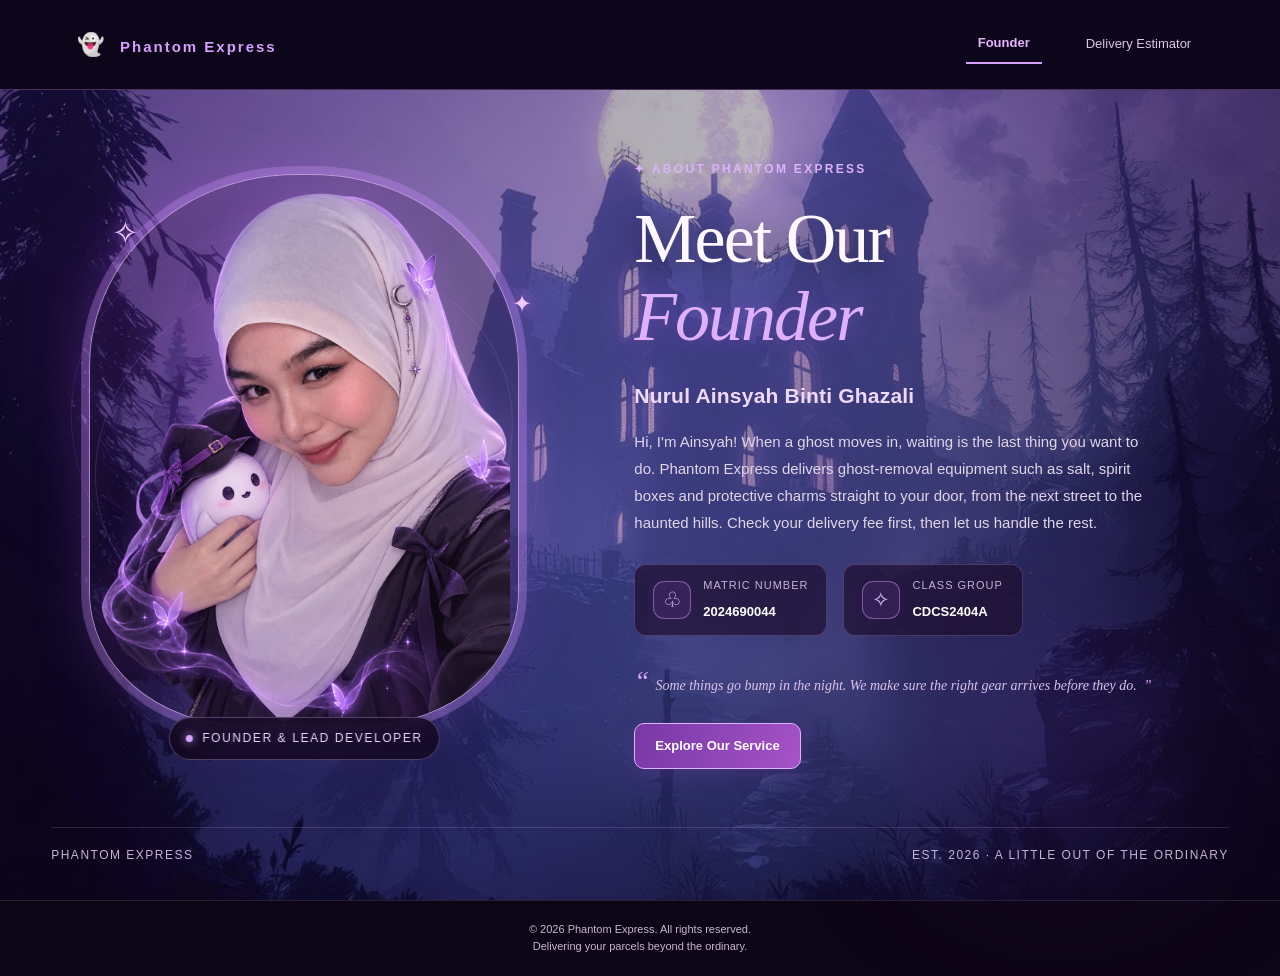
<file: index.html>
<!DOCTYPE html>
<html lang="en">
<head>
    <meta charset="UTF-8">
    <meta name="viewport" content="width=device-width, initial-scale=1.0">
    <title>Phantom Express | Meet Our Founder</title>
    <link rel="stylesheet" href="css/style.css">
</head>
<body class="founder-page">

    <!-- HEADER & NAVIGATION -->
    <header class="site-header">
        <div class="brand">
            <span class="brand-icon">👻</span>
            <span>Phantom Express</span>
        </div>
        <nav class="site-nav">
            <a href="index.html" class="active">Founder</a>
            <a href="kiosk.html">Delivery Estimator</a>
        </nav>
    </header>

    <!-- MAIN CONTENT -->
    <main class="founder-main">
        <div class="ambient ambient-one"></div>
        <div class="ambient ambient-two"></div>

        <section class="founder-hero">
            <div class="founder-visual">
                <div class="portrait-orbit orbit-one"></div>
                <div class="portrait-orbit orbit-two"></div>

                <span class="sparkle sparkle-one">✧</span>
                <span class="sparkle sparkle-two">✦</span>

                <div class="portrait-frame">
                    <img src="images/founder.png" alt="Portrait of Nurul Ainsyah, founder of Phantom Express" class="founder-photo">
                </div>

                <div class="portrait-label">
                    <span class="status-dot"></span>
                    FOUNDER &amp; LEAD DEVELOPER
                </div>
            </div>

            <div class="founder-content">
                <span class="eyebrow">✦ ABOUT PHANTOM EXPRESS</span>

                <h1>
                    Meet Our
                    <span class="founder-title">Founder</span>
                </h1>

                <p class="founder-name">Nurul Ainsyah Binti Ghazali</p>

                <p class="founder-description">
                    Hi, I'm Ainsyah! When a ghost moves in, waiting is the last thing you want to do. 
                    Phantom Express delivers ghost-removal equipment such as salt, spirit boxes and 
                    protective charms straight to your door, from the next street to the haunted hills. 
                    Check your delivery fee first, then let us handle the rest.
                </p>

                <div class="founder-info">
                    <div class="info-card">
                        <div class="info-icon">♧</div>
                        <div>
                            <span class="info-label">MATRIC NUMBER</span>
                            <strong>2024690044</strong>
                        </div>
                    </div>

                    <div class="info-card">
                        <div class="info-icon">✧</div>
                        <div>
                            <span class="info-label">CLASS GROUP</span>
                            <strong>CDCS2404A</strong> <!-- Kemaskini kumpulan kelas anda di sini -->
                        </div>
                    </div>
                </div>

                <p class="founder-quote">
                    <span class="quote-mark">“</span>Some things go bump in the night. 
                    We make sure the right gear arrives before they do.<span class="quote-end">”</span>
                </p>

                <a href="kiosk.html" class="founder-button">
                    <span>Explore Our Service</span>
                </a>
            </div>
        </section>

        <div class="bottom-decoration">
            <span>PHANTOM EXPRESS</span>
            <span>EST. 2026 · A LITTLE OUT OF THE ORDINARY</span>
        </div>
    </main>

    <!-- FOOTER -->
    <footer class="founder-footer">
        <p>&copy; 2026 Phantom Express. All rights reserved.</p>
        <p>Delivering your parcels beyond the ordinary.</p>
    </footer>

</body>
</html>
</file>
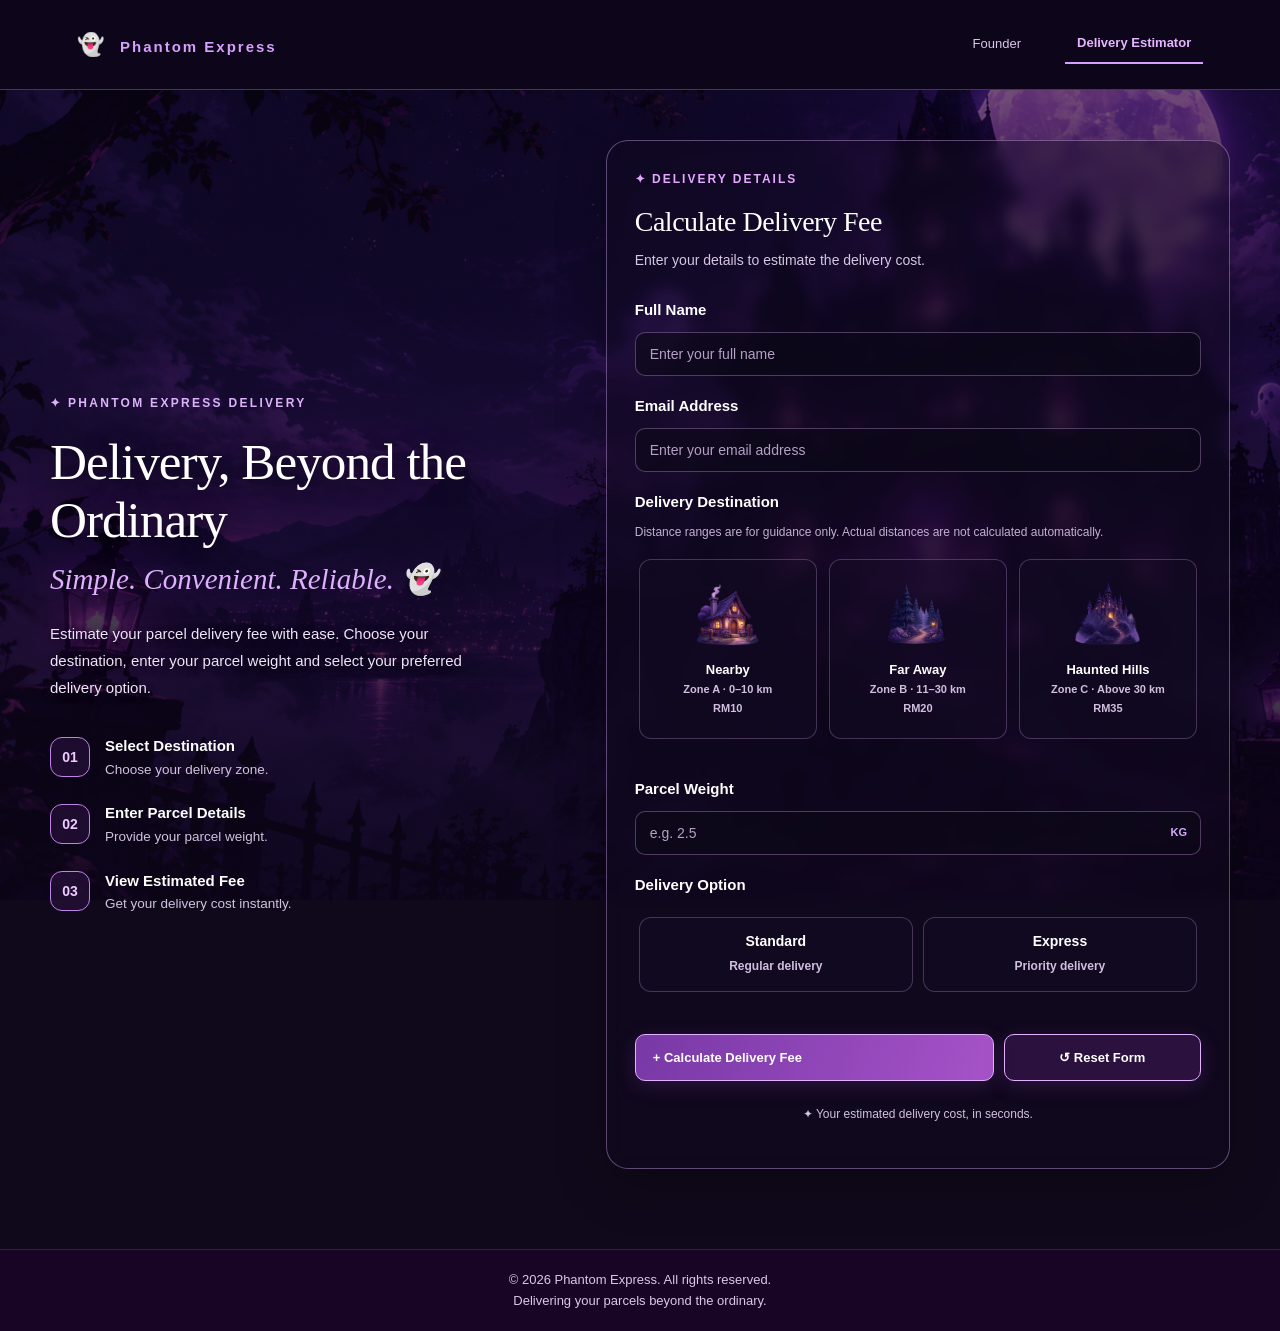
<file: kiosk.html>
<!DOCTYPE html>
<html lang="en">
<head>
    <meta charset="UTF-8">
    <meta name="viewport" content="width=device-width, initial-scale=1.0">
    <title>Phantom Express | Delivery Estimator</title>
    <link rel="stylesheet" href="css/style.css?v=3">
</head>
<body class="kiosk-page">

    <!-- HEADER & NAVIGATION -->
    <header class="site-header">
        <div class="brand">
            <span class="brand-icon">👻</span>
            <span>Phantom Express</span>
        </div>
        <nav class="site-nav">
            <a href="index.html">Founder</a>
            <a href="kiosk.html" class="active">Delivery Estimator</a>
        </nav>
    </header>

    <!-- MAIN CONTENT -->
    <main class="estimator-layout">

        <!-- LEFT: INTRODUCTION -->
        <section class="estimator-intro">
            <span class="eyebrow">✦ PHANTOM EXPRESS DELIVERY</span>

            <h2>Delivery, Beyond the Ordinary</h2>
            <h3>Simple. Convenient. Reliable. 👻</h3>

            <p>
                Estimate your parcel delivery fee with ease.
                Choose your destination, enter your parcel weight
                and select your preferred delivery option.
            </p>

            <div class="intro-details">
                <div class="detail-item">
                    <span>01</span>
                    <div>
                        <strong>Select Destination</strong>
                        <p>Choose your delivery zone.</p>
                    </div>
                </div>

                <div class="detail-item">
                    <span>02</span>
                    <div>
                        <strong>Enter Parcel Details</strong>
                        <p>Provide your parcel weight.</p>
                    </div>
                </div>

                <div class="detail-item">
                    <span>03</span>
                    <div>
                        <strong>View Estimated Fee</strong>
                        <p>Get your delivery cost instantly.</p>
                    </div>
                </div>
            </div>

            <div class="floating-ghost"></div>
        </section>

        <!-- RIGHT: DELIVERY FORM -->
        <section class="mission-panel">
            <div class="panel-heading">
                <span class="panel-tag">✦ DELIVERY DETAILS</span>
                <h2>Calculate Delivery Fee</h2>
                <p>Enter your details to estimate the delivery cost.</p>
            </div>

            <form id="deliveryForm">
                <!-- CUSTOMER NAME -->
                <div class="form-field">
                    <label for="customerName">Full Name</label>
                    <input type="text" id="customerName" placeholder="Enter your full name">
                </div>

                <!-- CUSTOMER EMAIL -->
                <div class="form-field">
                    <label for="customerEmail">Email Address</label>
                    <input type="email" id="customerEmail" placeholder="Enter your email address">
                </div>

                <!-- DESTINATION -->
<div class="form-field" style="margin-bottom: 25px;">

    <label style="display: block; margin-bottom: 6px;">Delivery Destination</label>

    <!-- TEKS PENERANGAN: Diberi margin-bottom 22px supaya ada jarak luas sebelum kotak -->
    <small class="field-hint" style="display: block; margin-top: 4px; margin-bottom: 22px; color: #c2b1d2; font-size: 11px; line-height: 1.5;">
        Distance ranges are for guidance only. Actual distances are not calculated automatically.
    </small>

    <!-- KOTAK DESTINATION: Diberi ruang pernafasan & saiz kemas -->
    <div class="choice-grid destination-grid" style="display: grid; grid-template-columns: repeat(3, 1fr); gap: 12px;">

        <label class="choice-card" style="min-height: 170px; padding: 18px 8px; display: flex; flex-direction: column; align-items: center; justify-content: center;">
            <input type="radio" name="destination" value="10" required>
            <img src="images/zone-a-house.png" class="zone-image" alt="Nearby delivery zone" style="height: 52px; width: auto; margin-bottom: 12px; display: block;">
            <strong style="font-size: 13px; margin-bottom: 4px; color: #ffffff;">Nearby</strong>
            <small style="font-size: 10px; color: #d0bedf; margin-bottom: 3px;">Zone A · 0–10 km</small>
            <small style="font-size: 11px; color: #e4a9ff; font-weight: bold;">RM10</small>
        </label>

        <label class="choice-card" style="min-height: 170px; padding: 18px 8px; display: flex; flex-direction: column; align-items: center; justify-content: center;">
            <input type="radio" name="destination" value="20" required>
            <img src="images/zone-b-forest.png" class="zone-image" alt="Far Away delivery zone" style="height: 52px; width: auto; margin-bottom: 12px; display: block;">
            <strong style="font-size: 13px; margin-bottom: 4px; color: #ffffff;">Far Away</strong>
            <small style="font-size: 10px; color: #d0bedf; margin-bottom: 3px;">Zone B · 11–30 km</small>
            <small style="font-size: 11px; color: #e4a9ff; font-weight: bold;">RM20</small>
        </label>

        <label class="choice-card" style="min-height: 170px; padding: 18px 8px; display: flex; flex-direction: column; align-items: center; justify-content: center;">
            <input type="radio" name="destination" value="35" required>
            <img src="images/zone-c-castle.png" class="zone-image" alt="Haunted Hills delivery zone" style="height: 52px; width: auto; margin-bottom: 12px; display: block;">
            <strong style="font-size: 13px; margin-bottom: 4px; color: #ffffff;">Haunted Hills</strong>
            <small style="font-size: 10px; color: #d0bedf; margin-bottom: 3px;">Zone C · Above 30 km</small>
            <small style="font-size: 11px; color: #e4a9ff; font-weight: bold;">RM35</small>
        </label>

    </div>

</div>
                <!-- PARCEL WEIGHT -->
                <div class="form-field">
                    <label for="weight">Parcel Weight</label>
                    <div class="weight-box">
                        <input type="number" id="weight" min="0.1" max="30" step="0.1" placeholder="e.g. 2.5">
                        <span>KG</span>
                    </div>
                </div>

                <!-- DELIVERY SPEED -->
                <div class="form-field">
                    <label>Delivery Option</label>
                    <div class="choice-grid speed-grid">
                        <label class="speed-card">
                            <input type="radio" name="speed" value="standard">
                            <div>
                                <strong>Standard</strong>
                                <small>Regular delivery</small>
                            </div>
                        </label>

                        <label class="speed-card">
                            <input type="radio" name="speed" value="express">
                            <div>
                                <strong>Express</strong>
                                <small>Priority delivery</small>
                            </div>
                        </label>
                    </div>
                </div>
                
                <!-- Kotak Banner Amaran Merah -->
                <div id="formErrorBanner" class="form-error-banner">
                    Please complete all required fields highlighted in red.
                </div>

                <!-- BUTTONS -->
                <div style="display: flex; gap: 10px; margin-top: 15px;">
                    <button type="button" id="calculateBtn" class="mission-button" style="flex: 2;">
                        <span>+ Calculate Delivery Fee</span>
                    </button>
                    <button type="button" id="resetBtn" class="mission-button" style="flex: 1; background: rgba(50,20,70,0.8); justify-content: center;">
                        <span>↺ Reset Form</span>
                    </button>
                </div>

                <p class="form-note" style="margin-top: 10px;">✦ Your estimated delivery cost, in seconds.</p>
            </form>

            <div id="result" aria-live="polite"></div>
        </section>

    </main>

    <!-- FOOTER -->
    <footer>
        <p>&copy; 2026 Phantom Express. All rights reserved.</p>
        <p>Delivering your parcels beyond the ordinary.</p>
    </footer>

    <script src="js/script.js?v=2"></script>
</body>
</html>
</file>
<file: css/style.css>
* {
    margin: 0;
    padding: 0;
    box-sizing: border-box;
}

body {
    font-family: Arial, sans-serif;
    background-color: #10091b;
    background-image:
        linear-gradient(
            rgba(13, 5, 25, 0.55),
            rgba(13, 5, 25, 0.85)
        ),
        url("../images/haunted-house2.png");
    background-size: cover;
    background-position: center;
    background-attachment: fixed;
    color: #ffffff;
    line-height: 1.6;
    min-height: 100vh;
}

/* Header */
header {
    text-align: center;
    padding: 25px 15px;
    background: rgba(32, 5, 48, 0.90);
    border-bottom: 1px solid rgba(220, 100, 255, 0.25);
}

header h1 {
    color: #e6b5ff;
    font-size: 30px;
    letter-spacing: 1px;
}

header p {
    color: #d8c8e8;
    font-size: 14px;
}

/* Navigation */
nav {
    display: flex;
    justify-content: center;
    flex-wrap: wrap;
    gap: 30px;
    padding: 16px;
    background: rgba(25, 5, 38, 0.88);
}

nav a {
    color: #f2d7ff;
    text-decoration: none;
    font-size: 14px;
    font-weight: bold;
    transition: color 0.3s;
}

nav a:hover {
    color: #ff71f5;
}

/* Founder section */
main {
    padding: 55px 20px;
}

.profile {
    max-width: 680px;
    margin: auto;
    padding: 38px 30px;
    text-align: center;
    background: rgba(20, 10, 35, 0.84);
    border: 1px solid rgba(211, 130, 255, 0.5);
    border-radius: 18px;
    box-shadow: 0 0 30px rgba(160, 50, 220, 0.18);
    backdrop-filter: blur(5px);
}

.ghost {
    font-size: 62px;
    margin-bottom: 10px;
    filter: drop-shadow(0 0 12px #b85cff);
}

.profile h2 {
    color: #e5b5ff;
    font-size: 28px;
    margin-bottom: 15px;
}

.profile h3 {
    font-size: 21px;
    margin-bottom: 12px;
    color: #ffffff;
}

.profile p {
    color: #e0d7ea;
}

.intro {
    margin: 24px 0;
}

/* Main button */
.main-button {
    display: inline-block;
    padding: 12px 24px;
    background: #8b35bd;
    color: white;
    text-decoration: none;
    border: 1px solid #d58aff;
    border-radius: 7px;
    font-weight: bold;
    transition: 0.3s;
}

.main-button:hover {
    background: #a94cdb;
    box-shadow: 0 0 18px rgba(213, 138, 255, 0.4);
    transform: translateY(-2px);
}

/* Footer */
footer {
    padding: 20px;
    text-align: center;
    background: rgba(25, 5, 38, 0.92);
    color: #d8c8e8;
    font-size: 13px;
    border-top: 1px solid rgba(220, 100, 255, 0.2);
}

/* Mobile layout */
@media (max-width: 600px) {
    header h1 {
        font-size: 24px;
    }

    nav {
        gap: 18px;
    }

    main {
        padding: 35px 15px;
    }

    .profile {
        padding: 28px 20px;
    }

    .profile h2 {
        font-size: 24px;
    }
}


/* Delivery estimator form */

#deliveryForm {
    text-align: left;
    margin-top: 25px;
}

#deliveryForm p {
    margin-top: 14px;
    margin-bottom: 5px;
}

#deliveryForm label {
    color: #f0d8ff;
    font-size: 14px;
    font-weight: bold;
}

#deliveryForm input,
#deliveryForm select {
    display: block;
    width: 100%;
    padding: 12px;
    margin-bottom: 12px;
    background: #181025;
    color: white;
    border: 1px solid #775092;
    border-radius: 7px;
    font-size: 14px;
}

#deliveryForm input:focus,
#deliveryForm select:focus {
    outline: none;
    border-color: #df91ff;
    box-shadow: 0 0 8px rgba(213, 138, 255, 0.25);
}

#deliveryForm select option {
    background: #181025;
    color: white;
}

#deliveryForm button {
    width: 100%;
    margin-top: 12px;
    cursor: pointer;
}

#result {
    margin-top: 22px;
    text-align: left;
}


/* Delivery estimator form */

#deliveryForm {
    text-align: left;
    margin-top: 25px;
}

#deliveryForm p {
    margin-top: 14px;
    margin-bottom: 5px;
}

#deliveryForm label {
    color: #f0d8ff;
    font-size: 14px;
    font-weight: bold;
}

#deliveryForm input,
#deliveryForm select {
    display: block;
    width: 100%;
    padding: 12px;
    margin-bottom: 12px;
    background: #181025;
    color: white;
    border: 1px solid #775092;
    border-radius: 7px;
    font-size: 14px;
}

#deliveryForm input:focus,
#deliveryForm select:focus {
    outline: none;
    border-color: #df91ff;
    box-shadow: 0 0 8px rgba(213, 138, 255, 0.25);
}

#deliveryForm select option {
    background: #181025;
    color: white;
}

#deliveryForm button {
    width: 100%;
    margin-top: 12px;
    cursor: pointer;
}

#result {
    margin-top: 22px;
    text-align: left;
}


/* ===== PHANTOM EXPRESS: FANTASY DELIVERY PAGE ===== */

.estimator-layout {
    width: min(1180px, 94%);
    margin: 35px auto 55px;
    padding: 25px 0;
    display: grid;
    grid-template-columns: 0.9fr 1.1fr;
    align-items: center;
    gap: 45px;
}

/* Left side introduction */

.estimator-intro {
    position: relative;
    padding: 20px 0;
}

.eyebrow,
.panel-tag {
    color: #e4a9ff;
    font-size: 10px;
    font-weight: bold;
    letter-spacing: 2px;
}

.estimator-intro h2 {
    margin-top: 20px;
    color: #ffffff;
    font-size: clamp(35px, 4vw, 52px);
    line-height: 1.12;
    text-shadow: 0 3px 25px rgba(0, 0, 0, 0.6);
}

.estimator-intro h3 {
    margin-top: 8px;
    color: #dca4ff;
    font-size: clamp(21px, 2.5vw, 29px);
}

.estimator-intro > p {
    max-width: 420px;
    margin-top: 18px;
    color: #eee4f7;
    font-size: 14px;
    line-height: 1.9;
    text-shadow: 0 2px 8px #10091b;
}

.intro-details {
    margin-top: 32px;
    display: grid;
    gap: 20px;
}

.detail-item {
    display: flex;
    align-items: center;
    gap: 15px;
}

.detail-item > span {
    width: 40px;
    height: 40px;
    display: grid;
    place-items: center;
    flex-shrink: 0;
    border: 1px solid #bd83e8;
    border-radius: 12px;
    color: #edcaff;
    background: rgba(40, 18, 61, 0.65);
    font-size: 12px;
}

.detail-item strong {
    color: #ffffff;
    font-size: 13px;
}

.detail-item p {
    color: #d1c2df;
    font-size: 12px;
}

.floating-ghost {
    position: absolute;
    right: 5px;
    top: 0;
    font-size: 46px;
    filter: drop-shadow(0 0 15px #c77aff);
    opacity: 0.9;
}

/* Right side: transparent glass panel */

.mission-panel {
    min-width: 0;
    padding: 30px;
    border: 1px solid rgba(224, 185, 255, 0.38);
    border-radius: 22px;
    background: rgba(18, 10, 32, 0.48);
    box-shadow: 0 15px 50px rgba(0, 0, 0, 0.3);
    backdrop-filter: blur(7px);
    -webkit-backdrop-filter: blur(7px);
}

.panel-heading {
    margin-bottom: 26px;
}

.panel-heading h2 {
    margin-top: 9px;
    color: #ffffff;
    font-size: 26px;
}

.panel-heading p {
    margin-top: 5px;
    color: #d5c7e2;
    font-size: 12px;
}

/* Form fields */

#deliveryForm {
    display: grid;
    gap: 20px;
}

#deliveryForm .form-field {
    min-width: 0;
}

#deliveryForm .form-field > label {
    display: block;
    margin-bottom: 9px;
    color: #f2e6ff;
    font-size: 12px;
    font-weight: bold;
}

#deliveryForm input[type="text"],
#deliveryForm input[type="email"],
#deliveryForm input[type="number"] {
    width: 100%;
    min-width: 0;
    padding: 13px 14px;
    color: #ffffff;
    background: rgba(13, 8, 24, 0.65);
    border: 1px solid rgba(202, 164, 232, 0.35);
    border-radius: 10px;
    font-size: 13px;
    outline: none;
    transition: 0.25s;
}

#deliveryForm input::placeholder {
    color: #b3a1c4;
}

#deliveryForm input:focus {
    border-color: #d39aff;
    box-shadow: 0 0 15px rgba(193, 113, 255, 0.17);
}

/* Destination cards */

.choice-grid {
    display: grid;
    gap: 10px;
}

.destination-grid {
    grid-template-columns: repeat(3, minmax(0, 1fr));
}

.choice-card {
    position: relative;
    min-width: 0;
    min-height: 112px;
    padding: 13px 5px;
    display: flex;
    flex-direction: column;
    align-items: center;
    justify-content: center;
    gap: 5px;
    text-align: center;
    border: 1px solid rgba(204, 165, 230, 0.28);
    border-radius: 12px;
    background: rgba(22, 13, 38, 0.42);
    cursor: pointer;
    transition: 0.25s;
}

.choice-card:hover,
.speed-card:hover {
    border-color: #d9a2ff;
    background: rgba(115, 59, 151, 0.3);
    transform: translateY(-2px);
}

.choice-card:has(input:checked),
.speed-card:has(input:checked) {
    border-color: #e1b3ff;
    background: rgba(123, 64, 166, 0.42);
    box-shadow: 0 0 15px rgba(190, 117, 255, 0.13);
}

.choice-card input,
.speed-card input {
    position: absolute;
    opacity: 0;
    pointer-events: none;
}

.choice-icon {
    font-size: 24px;
}

.choice-card strong,
.speed-card strong {
    color: #ffffff;
    font-size: 11px;
}

.choice-card small,
.speed-card small {
    color: #d0bedf;
    font-size: 10px;
}

/* Weight input */

.weight-box {
    position: relative;
}

.weight-box input {
    padding-right: 48px !important;
}

.weight-box > span {
    position: absolute;
    top: 50%;
    right: 14px;
    transform: translateY(-50%);
    color: #d8a9ff;
    font-size: 11px;
    font-weight: bold;
    pointer-events: none;
}

.field-hint {
    display: block;
    margin-top: 7px;
    color: #c2b1d2;
    font-size: 10px;
}

/* Delivery speed cards */

.speed-grid {
    grid-template-columns: repeat(2, minmax(0, 1fr));
}

.speed-card {
    position: relative;
    min-width: 0;
    min-height: 75px;
    padding: 12px;
    display: flex;
    align-items: center;
    gap: 10px;
    border: 1px solid rgba(204, 165, 230, 0.28);
    border-radius: 12px;
    background: rgba(22, 13, 38, 0.42);
    cursor: pointer;
    transition: 0.25s;
}

.speed-card > span {
    font-size: 24px;
}

.speed-card div {
    display: grid;
    gap: 5px;
}

/* Main action button */

.mission-button {
    width: 100%;
    padding: 15px 17px;
    display: flex;
    align-items: center;
    justify-content: space-between;
    gap: 10px;
    border: 1px solid #e2b2ff;
    border-radius: 10px;
    color: #ffffff;
    background: linear-gradient(110deg, #7838a6, #a653c8);
    box-shadow: 0 5px 20px rgba(137, 65, 180, 0.22);
    font-size: 13px;
    font-weight: bold;
    cursor: pointer;
    transition: 0.25s;
}

.mission-button:hover {
    background: linear-gradient(110deg, #9147c1, #bd6be0);
    box-shadow: 0 0 22px rgba(209, 145, 255, 0.3);
    transform: translateY(-2px);
}

.form-note {
    color: #d2c0e1;
    font-size: 10px;
    text-align: center;
}

/* Result area */

#result {
    margin-top: 20px;
    color: #ffffff;
    line-height: 1.8;
}

/* Responsive layout */

@media (max-width: 850px) {
    .estimator-layout {
        grid-template-columns: 1fr;
        gap: 30px;
        max-width: 620px;
    }

    .estimator-intro {
        padding: 15px 5px;
    }

    .intro-details {
        grid-template-columns: 1fr;
        gap: 15px;
    }

    .floating-ghost {
        right: 10px;
        top: 5px;
    }
}

@media (max-width: 480px) {
    .estimator-layout {
        width: 92%;
        margin-top: 20px;
    }

    .mission-panel {
        padding: 20px 15px;
        border-radius: 16px;
    }

    .estimator-intro h2 {
        font-size: 35px;
    }

    .panel-heading h2 {
        font-size: 23px;
    }

    .destination-grid {
        gap: 6px;
    }

    .choice-card {
        padding: 10px 3px;
    }

    .choice-card strong {
        font-size: 10px;
    }

    .speed-card {
        padding: 9px 7px;
        gap: 6px;
    }
}


/* Delivery calculation result */

.result-card {
    padding: 22px;
    border: 1px solid rgba(224, 185, 255, 0.4);
    border-radius: 14px;
    background: rgba(30, 15, 48, 0.78);
    animation: resultAppear 0.35s ease;
}

.result-tag {
    color: #e4a9ff;
    font-size: 10px;
    letter-spacing: 2px;
    font-weight: bold;
}

.result-card h3 {
    margin: 10px 0 5px;
    color: #ffffff;
    font-size: 20px;
}

.result-card > p:not(.result-tag):not(.result-email) {
    color: #d4c3e2;
    font-size: 12px;
    margin-bottom: 18px;
}

.result-line,
.result-total {
    display: flex;
    justify-content: space-between;
    gap: 12px;
    padding: 12px 0;
    border-bottom: 1px solid rgba(220, 190, 240, 0.15);
    font-size: 12px;
}

.result-line span {
    color: #d6c7e3;
}

.result-line strong {
    color: #ffffff;
}

.result-total {
    margin-top: 5px;
    border-bottom: none;
    align-items: center;
}

.result-total span {
    color: #f0d8ff;
    font-weight: bold;
}

.result-total strong {
    color: #e8b5ff;
    font-size: 23px;
}

.result-email {
    margin-top: 10px;
    color: #c9b4dc;
    font-size: 10px;
    overflow-wrap: anywhere;
}

@keyframes resultAppear {
    from {
        opacity: 0;
        transform: translateY(8px);
    }

    to {
        opacity: 1;
        transform: translateY(0);
    }
}


/* ==========================================
   PHANTOM EXPRESS — FOUNDER EXPERIENCE
   ========================================== */

.founder-page {
    min-height: 100vh;
    color: #fff;
    background-color: #100819;
    background-image:
        linear-gradient(
            115deg,
            rgba(12, 5, 23, 0.45),
            rgba(18, 6, 32, 0.30),
            rgba(10, 4, 20, 0.72)
        ),
        url("../images/haunted-house.png");
    background-size: cover;
    background-position: center;
    background-attachment: fixed;
    overflow-x: hidden;
}

/* Header */

.site-header {
    position: relative;
    z-index: 5;
    width: 100%;
    min-height: 78px;
    padding: 18px 6%;
    display: flex;
    justify-content: space-between;
    align-items: center;
    gap: 20px;
    background: rgba(15, 7, 25, 0.66);
    border-bottom: 1px solid rgba(218, 165, 255, 0.2);
    backdrop-filter: blur(12px);
}

.brand {
    color: #fff0ff;
    font-size: 15px;
    font-weight: 800;
    letter-spacing: 2px;
    text-decoration: none;
    white-space: nowrap;
}

.brand span:last-child {
    color: #d7a0ff;
}

.brand-icon {
    margin-right: 8px;
    color: #e8b7ff;
    font-size: 22px;
}

.site-nav {
    display: flex;
    align-items: center;
    gap: 26px;
}

.site-nav a {
    color: #d5c5e1;
    text-decoration: none;
    font-size: 12px;
    transition: color 0.25s;
}

.site-nav a:hover,
.site-nav a.active {
    color: #e6b5ff;
}

.site-nav a span {
    color: #d7a0ff;
}

/* Main layout */

.founder-main {
    position: relative;
    isolation: isolate;
    width: min(1200px, 92%);
    margin: 0 auto;
    padding: 65px 0 35px;
}

.founder-hero {
    position: relative;
    display: grid;
    grid-template-columns: minmax(0, 0.92fr) minmax(0, 1.08fr);
    align-items: center;
    gap: clamp(35px, 6vw, 85px);
    min-height: 570px;
}

/* Background glow */

.ambient {
    position: absolute;
    z-index: -1;
    width: 260px;
    height: 260px;
    border-radius: 50%;
    filter: blur(85px);
    pointer-events: none;
}

.ambient-one {
    top: 12%;
    left: 3%;
    background: rgba(140, 48, 204, 0.23);
}

.ambient-two {
    right: 3%;
    bottom: 5%;
    background: rgba(94, 41, 156, 0.2);
}

/* Founder portrait */

.founder-visual {
    position: relative;
    display: flex;
    justify-content: center;
    align-items: center;
    min-width: 0;
    padding: 30px 0 60px;
}

.portrait-frame {
    position: relative;
    z-index: 2;
    width: min(100%, 430px);
    aspect-ratio: 0.78;
    display: flex;
    justify-content: center;
    align-items: center;
    overflow: hidden;
    border: 1px solid rgba(233, 189, 255, 0.7);
    border-radius: 48% 48% 35% 35% / 35% 35% 24% 24%;
    background:
        radial-gradient(
            ellipse at 50% 35%,
            rgba(147, 75, 190, 0.28),
            rgba(20, 9, 34, 0.28) 72%
        );
    box-shadow:
        0 0 0 7px rgba(194, 120, 244, 0.07),
        0 0 0 8px rgba(210, 158, 255, 0.25),
        0 0 55px rgba(165, 78, 224, 0.28),
        inset 0 0 35px rgba(177, 108, 232, 0.14);
}

.founder-photo {
    display: block;
    width: 100%;
    height: 100%;
    object-fit: contain;
    object-position: center bottom;
    filter: drop-shadow(0 0 15px rgba(189, 117, 255, 0.18));
    transition: transform 0.5s ease;
}

.portrait-frame:hover .founder-photo {
    transform: scale(1.035);
}

.portrait-orbit {
    position: absolute;
    z-index: 1;
    width: 85%;
    aspect-ratio: 1;
    border: 1px solid rgba(204, 143, 255, 0.25);
    border-radius: 50%;
    pointer-events: none;
}

.orbit-one {
    transform: rotate(-25deg) scaleY(0.83);
}

.orbit-two {
    width: 96%;
    transform: rotate(30deg) scaleY(0.83);
    border-color: rgba(200, 143, 255, 0.13);
}

.sparkle {
    position: absolute;
    z-index: 3;
    color: #f0c9ff;
    text-shadow: 0 0 15px #c67aff;
    animation: sparkleFloat 3.5s ease-in-out infinite;
}

.sparkle-one {
    top: 10%;
    left: 12%;
    font-size: 32px;
}

.sparkle-two {
    top: 22%;
    right: 5%;
    font-size: 24px;
    animation-delay: 0.8s;
}

.sparkle-three {
    bottom: 23%;
    left: 3%;
    font-size: 28px;
    animation-delay: 1.4s;
}

.portrait-label {
    position: absolute;
    z-index: 4;
    bottom: 25px;
    left: 50%;
    transform: translateX(-50%);
    width: max-content;
    max-width: 95%;
    padding: 11px 16px;
    display: flex;
    align-items: center;
    justify-content: center;
    gap: 9px;
    border: 1px solid rgba(223, 182, 255, 0.3);
    border-radius: 30px;
    background: rgba(19, 8, 31, 0.82);
    backdrop-filter: blur(10px);
    color: #ead7f8;
    font-size: 9px;
    letter-spacing: 1.6px;
}

.status-dot {
    width: 7px;
    height: 7px;
    flex-shrink: 0;
    border-radius: 50%;
    background: #d9a3ff;
    box-shadow: 0 0 10px #d9a3ff;
}

.floating-note {
    position: absolute;
    z-index: 4;
    right: -2%;
    bottom: 5%;
    padding: 14px 18px;
    border: 1px solid rgba(220, 172, 255, 0.3);
    border-radius: 13px;
    background: rgba(28, 13, 44, 0.85);
    color: #e4d0f7;
    font-family: Georgia, serif;
    font-size: 12px;
    font-style: italic;
    line-height: 1.7;
    box-shadow: 0 10px 30px rgba(0, 0, 0, 0.22);
    backdrop-filter: blur(10px);
}

.floating-note span {
    display: block;
    color: #dba8ff;
    font-size: 22px;
}

/* Founder text */

.founder-content {
    min-width: 0;
    padding: 20px 0;
    animation: founderReveal 0.8s ease both;
}

.eyebrow {
    display: flex;
    align-items: center;
    gap: 12px;
    color: #dcb2fa;
    font-size: 10px;
    letter-spacing: 2.3px;
}

.eyebrow-line {
    width: 28px;
    height: 1px;
    background: #d9a3ff;
    box-shadow: 0 0 8px #c67aff;
}

.founder-content h1 {
    margin-top: 24px;
    color: #fff8ff;
    font-family: Georgia, "Times New Roman", serif;
    font-size: clamp(42px, 5.5vw, 70px);
    font-weight: 400;
    line-height: 1.04;
    letter-spacing: -2px;
    text-shadow: 0 5px 30px rgba(0, 0, 0, 0.45);
}

.founder-title {
    display: block;
    margin-top: 5px;
    color: #dfb0ff;
    font-style: italic;
    text-shadow: 0 0 25px rgba(192, 109, 255, 0.35);
}

.founder-name {
    margin-top: 25px;
    color: #f0d9ff;
    font-size: clamp(16px, 2vw, 21px);
    font-weight: 600;
    letter-spacing: 0.2px;
    overflow-wrap: anywhere;
}

.founder-description {
    max-width: 510px;
    margin-top: 16px;
    color: #e0d5e9;
    font-size: 13px;
    line-height: 2;
}

.founder-divider {
    display: flex;
    align-items: center;
    gap: 12px;
    margin: 24px 0;
    color: #d7a0ff;
}

.founder-divider::before,
.founder-divider::after {
    content: "";
    height: 1px;
    background: linear-gradient(
        90deg,
        rgba(208, 154, 255, 0.05),
        rgba(208, 154, 255, 0.48)
    );
}

.founder-divider::before {
    width: 20px;
}

.founder-divider::after {
    flex: 1;
}

/* Information cards */

.founder-info {
    display: grid;
    grid-template-columns: repeat(2, minmax(0, 1fr));
    gap: 12px;
}

.info-card {
    min-width: 0;
    padding: 15px 12px;
    display: flex;
    align-items: center;
    gap: 12px;
    border: 1px solid rgba(213, 168, 247, 0.23);
    border-radius: 12px;
    background: rgba(29, 13, 45, 0.66);
    backdrop-filter: blur(8px);
    transition: border-color 0.25s, background 0.25s;
}

.info-card:hover {
    border-color: rgba(222, 174, 255, 0.65);
    background: rgba(79, 36, 104, 0.65);
}

.info-icon {
    width: 38px;
    height: 38px;
    flex-shrink: 0;
    display: grid;
    place-items: center;
    border: 1px solid rgba(213, 159, 255, 0.45);
    border-radius: 11px;
    color: #e5baff;
    background: rgba(147, 76, 191, 0.15);
    font-size: 21px;
}

.info-card > div:last-child {
    min-width: 0;
    display: grid;
    gap: 7px;
}

.info-label {
    color: #c7b1d8;
    font-size: 9px;
    letter-spacing: 1px;
}

.info-card strong {
    color: #ffffff;
    font-size: 11px;
    overflow-wrap: anywhere;
}

/* Quote */

.founder-quote {
    margin-top: 23px;
    color: #d9c3eb;
    font-family: Georgia, "Times New Roman", serif;
    font-size: 14px;
    font-style: italic;
}

.quote-mark {
    margin-right: 6px;
    color: #d9a3ff;
    font-size: 27px;
}

.quote-end {
    margin-left: 7px;
    color: #d9a3ff;
}

/* Button */

.founder-button {
    width: fit-content;
    max-width: 100%;
    margin-top: 26px;
    padding: 14px 19px;
    display: flex;
    align-items: center;
    gap: 14px;
    border: 1px solid rgba(230, 190, 255, 0.7);
    border-radius: 9px;
    background: linear-gradient(
        110deg,
        rgba(116, 49, 158, 0.9),
        rgba(83, 35, 118, 0.9)
    );
    box-shadow: 0 5px 24px rgba(127, 49, 176, 0.2);
    color: #fff5ff;
    text-decoration: none;
    font-size: 12px;
    font-weight: bold;
    transition: 0.3s;
}

.founder-button:hover {
    transform: translateY(-3px);
    background: linear-gradient(
        110deg,
        #9447c4,
        #7137a0
    );
    box-shadow: 0 8px 28px rgba(177, 95, 231, 0.32);
}

.button-icon {
    color: #e3b8ff;
    font-size: 19px;
}

.button-arrow {
    margin-left: 10px;
    font-size: 18px;
}

.founder-footnote {
    margin-top: 20px;
    color: #c9b3dc;
    font-size: 9px;
    letter-spacing: 1.7px;
    line-height: 1.8;
}

.bottom-decoration {
    margin-top: 38px;
    padding-top: 18px;
    display: flex;
    justify-content: space-between;
    gap: 15px;
    border-top: 1px solid rgba(222, 182, 255, 0.17);
    color: #c8b3d8;
    font-size: 9px;
    letter-spacing: 1.5px;
}

.founder-footer {
    padding: 20px;
    border-top: 1px solid rgba(222, 182, 255, 0.15);
    background: rgba(12, 5, 20, 0.72);
    color: #c8b6d5;
    text-align: center;
    font-size: 11px;
}

/* Animations */

@keyframes sparkleFloat {
    0%, 100% {
        transform: translateY(0) rotate(0deg);
        opacity: 0.75;
    }

    50% {
        transform: translateY(-9px) rotate(12deg);
        opacity: 1;
    }
}

@keyframes founderReveal {
    from {
        opacity: 0;
        transform: translateY(15px);
    }

    to {
        opacity: 1;
        transform: translateY(0);
    }
}

/* Tablet */

@media (max-width: 850px) {
    .founder-main {
        width: min(650px, 90%);
        padding-top: 40px;
    }

    .founder-hero {
        grid-template-columns: 1fr;
        gap: 25px;
    }

    .founder-visual {
        width: min(100%, 440px);
        margin: 0 auto;
    }

    .founder-content {
        padding-top: 10px;
    }

    .founder-content h1 {
        font-size: clamp(46px, 8vw, 65px);
    }

    .founder-description {
        max-width: 100%;
    }

    .floating-note {
        right: 0;
    }
}

/* Mobile */

@media (max-width: 520px) {
    .site-header {
        padding: 15px 5%;
        flex-direction: column;
        gap: 14px;
    }

    .brand {
        font-size: 13px;
    }

    .site-nav {
        width: 100%;
        justify-content: center;
        gap: 23px;
    }

    .site-nav a {
        font-size: 11px;
    }

    .founder-main {
        width: 90%;
        padding-top: 25px;
    }

    .founder-visual {
        padding: 20px 0 55px;
    }

    .portrait-frame {
        width: 84%;
    }

    .floating-note {
        right: -1%;
        bottom: 3%;
        padding: 10px 12px;
        font-size: 10px;
    }

    .portrait-label {
        bottom: 12px;
        padding: 9px 12px;
        font-size: 8px;
        letter-spacing: 1px;
    }

    .founder-content h1 {
        font-size: 45px;
    }

    .eyebrow {
        font-size: 9px;
        letter-spacing: 1.5px;
    }

    .founder-name {
        font-size: 17px;
    }

    .founder-description {
        font-size: 12px;
    }

    .founder-info {
        grid-template-columns: 1fr;
    }

    .info-card {
        padding: 13px;
    }

    .bottom-decoration {
        flex-direction: column;
        line-height: 1.8;
    }
}

/* Respect reduced-motion settings */

@media (prefers-reduced-motion: reduce) {
    .founder-content,
    .sparkle {
        animation: none;
    }

    .founder-photo,
    .founder-button,
    .info-card {
        transition: none;
    }
}

/* Pricing guide: display delivery charges clearly */
.pricing-guide {
    margin-top: 24px;
    padding: 20px;
    border: 1px solid rgba(224, 185, 255, 0.38);
    border-radius: 14px;
    background: rgba(18, 10, 32, 0.78);
    color: #f2e6ff;
}

.pricing-guide h3 {
    margin-bottom: 15px;
    color: #e4a9ff;
}

.pricing-guide p {
    margin-top: 12px;
    font-size: 13px;
}

.pricing-guide ul {
    margin: 6px 0 12px;
    padding-left: 22px;
    color: #d8c8e8;
    font-size: 12px;
    line-height: 1.9;
}

.pricing-guide .pricing-note {
    margin-top: 16px;
    padding-top: 12px;
    border-top: 1px solid rgba(220, 190, 240, 0.2);
    color: #e4baff;
    font-size: 12px;
    font-weight: bold;
}

/* Keep the header fixed at the top */

.site-nav a.active {
    color: #ffffff;
    background: transparent;
    border-radius: 0;
    font-weight: bold;
}


/* Professional navigation style */
.site-nav {
    display: flex;
    align-items: center;
    gap: 32px;
    background: transparent;
    padding: 0;
}

.site-nav a {
    color: #cbbbd9;
    text-decoration: none;
    font-size: 13px;
    font-weight: 500;
    padding: 8px 0;
    background: transparent;
    border-bottom: 2px solid transparent;
    transition: 0.3s ease;
}

.site-nav a:hover {
    color: #ffffff;
}

.site-nav a.active {
    color: #e6b5ff;
    background: transparent;
    border-bottom: 2px solid #c77aff;
    border-radius: 0;
    font-weight: 600;
}

.site-header {
    min-height: 90px;
    padding: 18px 6%;
    background: rgba(13, 5, 25, 0.94);
    backdrop-filter: blur(14px);
    -webkit-backdrop-filter: blur(14px);
    border-bottom: 1px solid rgba(220, 160, 255, 0.18);
}

.kiosk-page .estimator-layout {
    margin-top: 15px;
}

.zone-image {
    width: 100px;
    height: 85px;
    object-fit: contain;
    display: block;
    margin: 0 auto 10px;
}

/* Clean navigation */
.site-nav,
.site-nav a,
.site-nav a.active {
    background: transparent !important;
    box-shadow: none !important;
    border-radius: 0 !important;
}

.site-nav {
    display: flex;
    align-items: center;
    gap: 32px;
    padding: 0;
}

.site-nav a {
    color: #d8c6e8;
    padding: 10px 0;
    border-bottom: 2px solid transparent;
    text-decoration: none;
}

.site-nav a.active {
    color: #e5b8ff;
    border-bottom: 2px solid #c77aff;
}

/* Prevent header from covering page content */
.site-header {
    position: sticky !important;
    top: 0;
    left: auto;
    width: 100%;
    z-index: 1000;
}

/* Fix destination images */
.destination-grid {
    overflow: hidden;
    min-width: 0;
}

.destination-grid .choice-card {
    min-width: 0;
    overflow: hidden;
}

.destination-grid .choice-card .zone-image {
    display: block !important;
    width: 90px !important;
    height: 75px !important;
    max-width: 100% !important;
    object-fit: contain !important;
    position: static !important;
    margin: 0 auto 10px !important;
}

/* Fix header overlapping content */
.site-header {
    position: sticky !important;
    top: 0 !important;
    left: auto !important;
    width: 100% !important;
    z-index: 1000 !important;
}

/* ===== DESTINATION IMAGE FIX ===== */

.destination-grid {
    display: grid;
    grid-template-columns: repeat(3, minmax(0, 1fr));
    gap: 12px;
    width: 100%;
}

.destination-grid .choice-card {
    min-width: 0;
    overflow: hidden;
    padding: 15px 8px;
}

.destination-grid .zone-image {
    display: block;
    width: 100%;
    max-width: 110px;
    height: 85px;
    object-fit: contain;
    object-position: center;
    margin: 0 auto 8px;
    position: static;
}
/* Penetapan Header Statik di Atas Skrin */
.site-header {
    position: fixed !important;
    top: 0 !important;
    left: 0 !important;
    width: 100% !important;
    z-index: 1000 !important;
    background: rgba(13, 5, 25, 0.95) !important;
    backdrop-filter: blur(14px);
    -webkit-backdrop-filter: blur(14px);
}

/* Mengelakkan kandungan halaman terlindung di bawah header */
body {
    padding-top: 100px !important;
}
/* Remove unwanted navigation background */
.site-header .site-nav {
    background: transparent !important;
    padding: 0 !important;
    border: none !important;
    box-shadow: none !important;
    border-radius: 0 !important;
}

.site-header .site-nav a {
    background: transparent !important;
    border: none !important;
    border-radius: 0 !important;
    box-shadow: none !important;
    padding: 8px 12px;
}

.site-header .site-nav a.active {
    color: #e6b5ff !important;
    background: transparent !important;
    border-bottom: 2px solid #d7a0ff !important;
}

/* ===== FIX HEADER STATIK & OVERLAP (FINAL OVERRIDE) ===== */
.site-header {
    position: fixed !important;
    top: 0 !important;
    left: 0 !important;
    width: 100% !important;
    height: 80px !important;
    z-index: 9999 !important;
    background-color: #0d0519 !important; /* Warna latar belakang header supaya sentiasa jelas */
    display: flex !important;
    justify-content: space-between !important;
    align-items: center !important;
    padding: 0 6% !important;
    border-bottom: 1px solid rgba(220, 160, 255, 0.3) !important;
}

/* Penyelarasan jarak supaya kandungan tidak terpotong di bawah header */
body.founder-page,
body.kiosk-page {
    padding-top: 100px !important;
}

.founder-main {
    padding-top: 40px !important;
}

/* ===== SIDE-BY-SIDE BUTTONS (PHANTOM EXPRESS PURPLE THEME) ===== */
.form-buttons {
    display: flex;
    gap: 14px;
    width: 100%;
    margin-top: 22px;
}

.btn-calculate,
.btn-reset {
    flex: 1;
    padding: 14px 18px;
    border-radius: 30px; /* Bentuk bujur kemas mengikut stail Phantom Express */
    font-size: 13px;
    font-weight: bold;
    cursor: pointer;
    display: flex;
    align-items: center;
    justify-content: center;
    gap: 8px;
    transition: all 0.3s ease;
    text-align: center;
}

/* Butang Utama (Calculate): Gradien Ungu + Neon Glow */
.btn-calculate {
    background: linear-gradient(110deg, #8b35bd, #b85cff);
    color: #ffffff;
    border: 1px solid #e2b2ff;
    box-shadow: 0 4px 18px rgba(184, 92, 255, 0.35);
}

.btn-calculate:hover {
    background: linear-gradient(110deg, #9f41d6, #c77aff);
    box-shadow: 0 6px 24px rgba(199, 122, 255, 0.55);
    transform: translateY(-2px);
}

/* Butang Sekunder (Reset): Dark Purple Glassmorphism */
.btn-reset {
    background: rgba(25, 12, 40, 0.65);
    color: #e6b5ff;
    border: 1px solid rgba(218, 165, 255, 0.35);
    backdrop-filter: blur(5px);
}

.btn-reset:hover {
    background: rgba(85, 35, 125, 0.55);
    border-color: #e2b2ff;
    color: #ffffff;
    box-shadow: 0 4px 15px rgba(218, 165, 255, 0.2);
    transform: translateY(-2px);
}

/* Penyesuaian untuk skrin telefon pintar */
@media (max-width: 520px) {
    .form-buttons {
        flex-direction: column;
    }
}

/* ===== SAMAKAN REKA BENTUK BUTANG FOUNDER (INDEX.PHP) ===== */
.founder-button {
    width: fit-content;
    padding: 14px 24px !important;
    border-radius: 30px !important; /* Bentuk bujur kemas seperti di kiosk */
    background: linear-gradient(110deg, #8b35bd, #b85cff) !important;
    color: #ffffff !important;
    border: 1px solid #e2b2ff !important;
    box-shadow: 0 4px 18px rgba(184, 92, 255, 0.35) !important;
    font-size: 13px !important;
    font-weight: bold !important;
    text-decoration: none !important;
    display: inline-flex !important;
    align-items: center !important;
    gap: 10px !important;
    transition: all 0.3s ease !important;
}

.founder-button:hover {
    background: linear-gradient(110deg, #9f41d6, #c77aff) !important;
    box-shadow: 0 6px 24px rgba(199, 122, 255, 0.55) !important;
    transform: translateY(-2px) !important;
}

/* ===== RESULT CARD ACTION BUTTONS ===== */
.result-actions {
    display: flex;
    flex-direction: column;
    gap: 10px;
    margin-top: 20px;
    padding-top: 15px;
    border-top: 1px solid rgba(220, 190, 240, 0.2);
}

.btn-result-print,
.btn-result-new {
    width: 100%;
    padding: 14px 18px;
    border-radius: 30px;
    font-size: 13px;
    font-weight: bold;
    cursor: pointer;
    display: flex;
    align-items: center;
    justify-content: center;
    gap: 8px;
    transition: all 0.3s ease;
}

/* Butang Print Summary: Dark Glass Style */
.btn-result-print {
    background: rgba(35, 18, 55, 0.75);
    color: #e6b5ff;
    border: 1px solid rgba(218, 165, 255, 0.4);
}

.btn-result-print:hover {
    background: rgba(85, 35, 125, 0.6);
    color: #ffffff;
    border-color: #e2b2ff;
    transform: translateY(-2px);
    box-shadow: 0 4px 15px rgba(218, 165, 255, 0.25);
}

/* Butang Start New Estimate: Bright Neon Gradient */
.btn-result-new {
    background: linear-gradient(110deg, #8b35bd, #b85cff);
    color: #ffffff;
    border: 1px solid #e2b2ff;
    box-shadow: 0 4px 15px rgba(184, 92, 255, 0.3);
}

.btn-result-new:hover {
    background: linear-gradient(110deg, #9f41d6, #c77aff);
    transform: translateY(-2px);
    box-shadow: 0 6px 20px rgba(199, 122, 255, 0.5);
}

/* Kemasan media print: sembunyikan elemen tak perlu semasa cetak */
@media print {
    .site-header,
    .estimator-intro,
    #deliveryForm,
    .result-actions,
    footer {
        display: none !important;
    }
    
    body {
        background: #ffffff !important;
        color: #000000 !important;
        padding: 0 !important;
    }

    .result-card {
        border: 2px solid #000 !important;
        background: #fff !important;
        color: #000 !important;
        box-shadow: none !important;
    }

    .result-card *,
    .result-line span,
    .result-line strong,
    .result-total span,
    .result-total strong {
        color: #000000 !important;
    }
}

/* ===== SERAGAMKAN FONT TAJUK KIOSK DENGAN FOUNDER PAGE ===== */
.estimator-intro h2 {
    font-family: Georgia, "Times New Roman", serif !important;
    font-weight: 400 !important;
    letter-spacing: -1px !important;
}

.estimator-intro h3 {
    font-family: Georgia, "Times New Roman", serif !important;
    font-style: italic !important; /* Gaya condong seperti tajuk Founder */
    font-weight: 400 !important;
    color: #dfb0ff !important;
}

/* ===== SERAGAMKAN FONT TAJUK BORANG & KARD KEPUTUSAN ===== */
.panel-heading h2,
.result-card h3 {
    font-family: Georgia, "Times New Roman", serif !important;
    font-weight: 400 !important;
    letter-spacing: -0.5px !important;
}

/* Penyelarasan gaya untuk tajuk keputusan */
.result-card h3 {
    color: #ffffff !important;
    font-size: 22px !important;
}

/* ===== JARAKKAN KAD MATRIC NUMBER & CLASS GROUP ===== */
.founder-info {
    margin-top: 28px !important;    /* Menolak kad ke bawah supaya tidak rapat dengan perenggan */
    margin-bottom: 24px !important; /* Menolak petikan quote di bawah ke jarak yang kemas */
}

/* ===== PENYELARASAN & PEMBESARAN SAIZ FONT (READABILITY IMPROVEMENT) ===== */

/* 1. Teks panduan kecil & nota hint (cth: "Distance ranges...", "Maximum weight...") -> Dibesarkan ke 12px */
.field-hint,
.form-note,
.result-email,
.eyebrow,
.panel-tag,
.portrait-label,
.bottom-decoration {
    font-size: 12px !important;
    line-height: 1.6 !important;
}

/* 2. Teks pada kad zon/kelajuan (Nearby, Zone A, RM10, dsb.) -> Dibesarkan ke 12px - 14px */
.choice-card small,
.speed-card small {
    font-size: 12px !important;
}

.choice-card strong,
.speed-card strong {
    font-size: 14px !important;
}

/* 3. Teks Langkah Pengenalan (01, 02, 03 Select Destination, Enter Parcel Details, dsb.) */
.detail-item > span {
    font-size: 14px !important;
    font-weight: bold !important;
}

.detail-item strong {
    font-size: 15px !important;
}

.detail-item p {
    font-size: 13.5px !important;
}

/* 4. Label Borang & Ruang Input (Full Name, Email Address, Weight) */
#deliveryForm .form-field > label {
    font-size: 14px !important;
}

#deliveryForm input[type="text"],
#deliveryForm input[type="email"],
#deliveryForm input[type="number"] {
    font-size: 14px !important;
}

.panel-heading p {
    font-size: 14px !important;
}

/* 5. Perenggan Penerangan (Intro Text Kiosk & Perenggan Founder) */
.estimator-intro > p,
.founder-description {
    font-size: 15px !important;
    line-height: 1.8 !important;
}

/* 6. Kad Keputusan & Kad Maklumat Founder (Matric & Class Group Label) */
.result-card > p:not(.result-tag):not(.result-email) {
    font-size: 14px !important;
}

.result-line {
    font-size: 14px !important;
}

.info-label {
    font-size: 11px !important;
}

.info-card strong {
    font-size: 13px !important;
}

/* ===== BESARKAN TAJUK BORANG & KAD KEPUTUSAN ===== */
.panel-heading h2 {
    font-size: 30px !important; /* Besarkan tajuk Calculate Delivery Fee (sebelum ini 26px) */
}

.result-card h3 {
    font-size: 25px !important; /* Besarkan tajuk Your delivery is ready... (sebelum ini 22px) */
}
/* ===== KETENGAHKAN KANDUNGAN OPTION SPEED (STANDARD & EXPRESS) ===== */
.speed-card {
    justify-content: center !important;
    text-align: center !important;
}

.speed-card div {
    text-align: center !important;
    justify-items: center !important;
}

/* ===== SERAGAMKAN & BESARKAN SAIZ SEMUA BUTANG (100% SAMA SAIZ) ===== */
.btn-calculate,
.btn-reset,
.btn-result-print,
.btn-result-new,
.founder-button {
    padding: 16px 24px !important;    /* Ketinggian dan kelebaran butang dibesarkan */
    font-size: 14px !important;       /* Saiz teks dibesarkan sedikit daripada 13px */
    font-weight: bold !important;
    border-radius: 35px !important;    /* Lengkungan bujur seragam */
    display: inline-flex !important;
    align-items: center !important;
    justify-content: center !important;
    gap: 8px !important;
    transition: all 0.3s ease !important;
    text-align: center !important;
    box-sizing: border-box !important;
    line-height: 1.2 !important;
}

/* Memastikan pasangan butang di borang dan kad keputusan kekal seimbang */
.form-buttons,
.result-actions {
    display: flex !important;
    gap: 14px !important;
    width: 100% !important;
    margin-top: 22px !important;
}

/* Tambahan penyesuaian butang Form & Result */
#resetBtn:hover {
    background: rgba(80, 30, 110, 0.9) !important;
}

.result-card button {
    cursor: pointer;
    font-weight: bold;
    border-radius: 8px;
    padding: 12px;
    transition: 0.25s ease;
}

.result-card button:hover {
    opacity: 0.9;
    transform: translateY(-2px);
}

/* Samakan saiz tajuk Calculate Delivery Fee & Result Heading */
.panel-heading h2,
.result-card h3 {
    font-size: 28px !important;
}

/* ===== FIX DESTINATION CARD OVERLAP & SPACING ===== */
.destination-grid .choice-card {
    min-height: 175px !important;
    padding: 18px 10px !important;
    display: flex !important;
    flex-direction: column !important;
    align-items: center !important;
    justify-content: flex-start !important;
    gap: 4px !important;
}

.destination-grid .zone-image {
    width: auto !important;
    max-width: 85px !important;
    height: 55px !important;
    object-fit: contain !important;
    margin: 0 auto 10px auto !important;
}

.destination-grid .choice-card strong {
    font-size: 13px !important;
    margin-top: 2px !important;
    margin-bottom: 3px !important;
    color: #ffffff !important;
}

.destination-grid .choice-card small {
    font-size: 11px !important;
    line-height: 1.3 !important;
    color: #d0bedf !important;
}

/* ===== PEMBETULAN KAD DESTINATION OVERLAP ===== */
.choice-grid.destination-grid {
    display: grid !important;
    grid-template-columns: repeat(3, 1fr) !important;
    gap: 12px !important;
}

.destination-grid .choice-card {
    min-height: 180px !important; /* Tingkatkan tinggi kad supaya muat semua teks */
    padding: 15px 8px !important;
    display: flex !important;
    flex-direction: column !important;
    align-items: center !important;
    justify-content: flex-start !important;
}

.destination-grid .zone-image {
    width: 70px !important;      /* Kecilkan gambar sedikit supaya tak tolak teks */
    height: 55px !important;
    object-fit: contain !important;
    margin: 0 auto 8px auto !important;
    display: block !important;
}

.destination-grid .choice-card strong {
    font-size: 13px !important;
    margin-bottom: 2px !important;
    display: block !important;
}

.destination-grid .choice-card small {
    font-size: 11px !important;
    display: block !important;
    line-height: 1.4 !important;
}

/* ===== FIX SPACING BETWEEN TEXT & BOXES ===== */

/* Jarak antara tajuk tajuk medan (cth: Delivery Destination) */
#deliveryForm .form-field > label {
    display: block !important;
    margin-bottom: 8px !important;
}

/* Jarak di bawah teks penerangan kecil ("Select a zone...") */
.field-hint {
    display: block !important;
    margin-top: 6px !important;
    margin-bottom: 16px !important; /* Memberi ruang pernafasan sebelum kotak */
    line-height: 1.5 !important;
}

/* Jarak bagi susunan kotak pilihan (Destination & Speed) */
.choice-grid {
    margin-top: 10px !important;
}

/* Jarak antara setiap bahagian borang (Name, Email, Destination, Weight) */
#deliveryForm .form-field {
    margin-bottom: 24px !important;
}

/* ===== 1. BENARKAN KAD TERAPUNG TANPA TERPOTONG ===== */
.choice-grid,
.destination-grid {
    overflow: visible !important; /* Benarkan elemen keluar dari kotak asal tanpa terpotong */
    padding: 10px 4px !important;  /* Beri ruang pernafasan di atas & bawah supaya kad boleh naik */
}

/* ===== 2. KESAN ANIMASI NAIK & GLOW APABILA CURSOR DIATAS / DISELEKT ===== */
.choice-card,
.speed-card {
    overflow: visible !important;
    transition: transform 0.3s ease, border-color 0.3s ease, box-shadow 0.3s ease, background 0.3s ease !important;
    cursor: pointer !important;
}

/* Kesan apabila tetikus berada di atas kad (Hover) */
.choice-card:hover,
.speed-card:hover {
    transform: translateY(-6px) !important; /* Kad akan naik 6px ke atas secara lancar */
    border-color: #d9a2ff !important;
    background: rgba(115, 59, 151, 0.35) !important;
    box-shadow: 0 10px 20px rgba(190, 117, 255, 0.25) !important; /* Kesan bayangan menyala */
}

/* Kesan apabila kad terpilih (Checked) */
.choice-card:has(input:checked),
.speed-card:has(input:checked) {
    transform: translateY(-6px) !important;
    border-color: #e1b3ff !important;
    background: rgba(135, 65, 185, 0.45) !important;
    box-shadow: 0 10px 25px rgba(200, 120, 255, 0.35) !important;
}

/* ===== COMPACT FORM SPACING (RAPATKAN BORANG) ===== */
#deliveryForm {
    display: flex !important;
    flex-direction: column !important;
    gap: 14px !important; /* Rapatkan jarak antara setiap bahagian borang */
}

#deliveryForm .form-field {
    margin-bottom: 0 !important; /* Buang margin lebihan */
}

#deliveryForm label {
    display: block !important;
    margin-bottom: 4px !important;
}

#deliveryForm input[type="text"],
#deliveryForm input[type="email"],
#deliveryForm input[type="number"] {
    margin-bottom: 0 !important; /* Padamkan margin ruang bawah input */
}

#deliveryForm .field-hint {
    margin-top: 3px !important;
    margin-bottom: 8px !important; /* Jarak yang selesa untuk teks penerangan */
    line-height: 1.4 !important;
}

.choice-grid {
    margin-top: 6px !important;
}

/* Rapatkan butang Calculate & Reset di bawah */
#deliveryForm button {
    margin-top: 6px !important;
}

/* ===== JARAK SERAGAM ANTARA SEMUA BAHAGIAN BORANG ===== */
#deliveryForm {
    display: flex !important;
    flex-direction: column !important;
    gap: 26px !important; /* Jarak seragam 26px antara setiap bahagian */
}

#deliveryForm .form-field {
    margin-bottom: 0 !important;
}

/* Selaraskan tajuk input (Name, Email, etc) */
#deliveryForm .form-field > label {
    display: block !important;
    margin-bottom: 8px !important;
    font-size: 12px !important;
    font-weight: bold !important;
    color: #f2e6ff !important;
}

/* Selaraskan input kotak (Text & Email) */
#deliveryForm input[type="text"],
#deliveryForm input[type="email"],
#deliveryForm input[type="number"] {
    margin-bottom: 0 !important;
}

/* Kemaskan teks nota kaki supaya tidak menolak ruang secara berlebihan */
.field-hint.bottom-hint {
    margin-top: 8px !important;
    margin-bottom: 0 !important;
}

/* ===== SELARASKAN JARAK NOTA KAKI (DESTINATION & WEIGHT) ===== */
.field-hint.bottom-hint {
    margin-top: 12px !important; /* Jarak dari kotak/grid ke nota kaki diselaraskan */
    margin-bottom: 0 !important;
    display: block !important;
    font-size: 10px !important;
    color: #c2b1d2 !important;
}

/* ===== SAMAKAN JARAK (MARGIN-TOP) NOTA DESTINATION & WEIGHT ===== */

/* 1. Setkan jarak dari kad Destination ke notanya */
.choice-grid.destination-grid {
    margin-bottom: 0 !important;
}

/* 2. Setkan jarak dari input Weight ke notanya */
.weight-box {
    margin-bottom: 0 !important;
}

/* 3. Samakan jarak atas (margin-top) untuk KEDUA-DUA nota */
.destination-grid + .field-hint,
.weight-box + .field-hint,
.field-hint.bottom-hint {
    margin-top: 14px !important; /* Jarak tepat dari kotak ke teks nota diselaraskan seragam */
    margin-bottom: 0 !important;
    display: block !important;
}

/* ===== SAMAKAN JARAK NOTA WEIGHT DENGAN NOTA DESTINATION ===== */

/* 1. Padamkan margin bawah pada kotak zon dan kotak berat */
.destination-grid,
.weight-box {
    margin-bottom: 0 !important;
}

/* 2. Setkan jarak tepat (margin-top) yang SAMA untuk kedua-dua nota */
.destination-grid + .field-hint,
.weight-box + .field-hint,
#deliveryForm .field-hint.bottom-hint {
    display: block !important;
    margin-top: 14px !important; /* Jarak dari kotak atas ke nota diselaraskan 14px */
    margin-bottom: 0 !important;
    clear: both !important;
}

/* ===== SAMAKAN SAIZ TULISAN & JARAK NOTA (DESTINATION & WEIGHT) ===== */
.destination-grid + .field-hint,
.weight-box + .field-hint,
#deliveryForm .field-hint.bottom-hint {
    display: block !important;
    font-size: 11px !important;  /* Saiz fon diselaraskan seragam */
    color: #c2b1d2 !important;   /* Warna tulisan diselaraskan seragam */
    line-height: 1.5 !important;  /* Jarak baris seragam */
    margin-top: 14px !important;  /* Jarak dari kotak atas diselaraskan seragam */
    margin-bottom: 0 !important;
}

/* ===== BESARKAN SAIZ TAJUK MEDAN BORANG ===== */
#deliveryForm .form-field > label,
#deliveryForm label {
    font-size: 15px !important;  /* Dibesarkan daripada 12px ke 15px */
    font-weight: bold !important;
    color: #ffffff !important;   /* Diberi warna putih terang supaya menonjol */
    margin-bottom: 10px !important;
}

/* ===== RAPATKAN & NAIKKAN BAHAGIAN BUTANG ===== */

/* 1. Kurangkan jarak dari Delivery Option ke Butang */
#deliveryForm button,
#deliveryForm .mission-button {
    margin-top: 0 !important;
}

#deliveryForm > div:has(.mission-button) {
    margin-top: 4px !important; /* Kurangkan jarak ke atas butang */
}

/* 2. Rapatkan nota "Your estimated delivery cost..." ke butang */
#deliveryForm .form-note {
    margin-top: 6px !important;  /* Dibawa naik lebih rapat ke butang */
    margin-bottom: 0 !important;
}

/* 3. Kurangkan ruang kosong di bahagian bawah panel utama */
.mission-panel {
    padding-bottom: 18px !important; /* Padamkan ruang lebihan bawah kad */
}
/* ===== SELARASKAN BUTANG FOUNDER DENGAN BUTANG KIOSK ===== */
.founder-button,
.main-button {
    display: inline-flex !important;
    align-items: center !important;
    justify-content: space-between !important;
    gap: 12px !important;
    padding: 14px 20px !important;
    border: 1px solid #e2b2ff !important;
    border-radius: 10px !important; /* Diberikan sudut 10px sama seperti butang kiosk */
    color: #ffffff !important;
    background: linear-gradient(110deg, #7838a6, #a653c8) !important; /* Warna gradient kiosk */
    box-shadow: 0 5px 20px rgba(137, 65, 180, 0.22) !important;
    font-size: 13px !important;
    font-weight: bold !important;
    text-decoration: none !important;
    transition: 0.25s ease !important;
    margin-top: 20px !important;
}

.founder-button:hover,
.main-button:hover {
    background: linear-gradient(110deg, #9147c1, #bd6be0) !important;
    box-shadow: 0 0 22px rgba(209, 145, 255, 0.3) !important;
    transform: translateY(-2px) !important;
}

/* ===== KECILKAN KOTAK MATRIC NUMBER & CLASS GROUP (FOUNDER) ===== */

/* 1. Hadkan lebar susunan kad supaya tidak kembang dipaksa 100% */
.founder-meta,
.meta-grid,
.info-grid,
.founder-info {
    display: flex !important;
    flex-wrap: wrap !important;
    gap: 16px !important;
    width: fit-content !important; /* Ikut lebar kandungan sahaja */
}

/* 2. Potong lebihan ruang kanan kotak */
.meta-card,
.info-card,
.founder-card {
    width: auto !important;
    min-width: 180px !important;  /* Lebar minimum yang kemas */
    max-width: 220px !important;  /* Memotong lebihan ruang di sebelah kanan */
    padding: 12px 18px !important; /* Padding ruang dalam yang seimbang */
    flex: 0 0 auto !important;    /* Menghalang kad daripada meregang panjang */
}

/* ===== SELARASKAN POSITION KIRI & KANAN (KIOSK LAYOUT) ===== */

/* 1. Tarik panel kiri & kanan supaya bermula sejajar di bahagian paling atas */
.kiosk-container,
.kiosk-layout,
.hero-wrapper,
.main-content {
    display: flex !important;
    align-items: flex-start !important; /* Memastikan bahagian kiri & kanan selaras dari atas */
    gap: 32px !important;
    padding-top: 10px !important;
}

/* 2. Naikkan teks penerangan di sebelah kiri */
.kiosk-hero,
.hero-text,
.left-content {
    margin-top: 0 !important;
    padding-top: 0 !important;
}

.kiosk-hero h1,
.hero-text h1 {
    margin-top: 4px !important;
    margin-bottom: 8px !important;
    line-height: 1.2 !important;
}

/* 3. Imbangkan jarak dalam borang supaya muat skrin tanpa scroll berlebihan */
#deliveryForm {
    display: flex !important;
    flex-direction: column !important;
    gap: 18px !important; /* Jarak sederhana yang sangat seimbang */
}

/* 4. Kemaskan padding kad borang */
.mission-panel,
.form-container {
    margin-top: 0 !important;
    padding: 24px 28px !important;
}

/* ===== VISUAL ERROR VALIDATION STYLES ===== */

/* 1. Sempadan merah pada input / kad yang ralat */
.input-error {
    border: 1px solid #ff4d6d !important;
    box-shadow: 0 0 10px rgba(255, 77, 109, 0.35) !important;
}

/* 2. Teks amaran kecil bawah input */
.field-error-text {
    color: #ff6b81 !important;
    font-size: 11px !important;
    margin-top: 5px !important;
    display: block !important;
    font-weight: 500 !important;
}

/* 3. Kotak banner amaran merah atas butang */
.form-error-banner {
    background: rgba(255, 77, 109, 0.12) !important;
    border: 1px solid #ff4d6d !important;
    color: #ff6b81 !important;
    padding: 12px 16px !important;
    border-radius: 8px !important;
    font-size: 13px !important;
    margin-bottom: 15px !important;
    text-align: center !important;
    display: none; /* Tersembunyi secara lalai */
}

/* ===== BETULKAN KEDUDUKAN TEKS AMARAN RALAT ===== */

/* Pastikan teks amaran sentiasa di baris baharu di bawah input/kotak */
.field-error-text {
    color: #ff6b81 !important;
    font-size: 11px !important;
    margin-top: 6px !important;
    display: block !important;
    width: 100% !important;
    clear: both !important;
    font-weight: 500 !important;
}

/* Elakkan kotak input flex menghimpit teks amaran */
.weight-input-wrapper,
.input-group,
.input-container {
    flex-wrap: wrap !important;
}

/* Border merah untuk kad pilihan jika belum dipilih */
.zone-options.input-error,
.delivery-options.input-error,
.destination-grid.input-error {
    border: 1px solid #ff4d6d !important;
    padding: 8px !important;
    border-radius: 10px !important;
}

/* ===== VISUAL ERROR VALIDATION (KEMAS MACAM KAWAN) ===== */

/* 1. Border merah nipis pada kotak input sahaja */
input.input-error {
    border: 1px solid #ff4d6d !important;
    box-shadow: 0 0 8px rgba(255, 77, 109, 0.3) !important;
}

/* 2. Teks amaran kecil di bawah input atau di bawah tajuk */
.field-error-text {
    color: #ff6b81 !important;
    font-size: 11px !important;
    margin-top: 6px !important;
    display: block !important;
    width: 100% !important;
    font-weight: 500 !important;
}

/* 3. Banner amaran atas butang */
.form-error-banner {
    background: rgba(255, 77, 109, 0.12) !important;
    border: 1px solid #ff4d6d !important;
    color: #ff6b81 !important;
    padding: 10px 14px !important;
    border-radius: 8px !important;
    font-size: 13px !important;
    margin-bottom: 15px !important;
    text-align: center !important;
    display: none;
}

/* ===== VISUAL ERROR VALIDATION ===== */

/* 1. Lingkaran border merah nipis untuk kotak input & setiap kad pilihan */
input.input-error,
.zone-card.input-error,
.option-card.input-error,
.card.input-error,
.input-error {
    border: 1px solid #ff4d6d !important;
    box-shadow: 0 0 8px rgba(255, 77, 109, 0.35) !important;
}

/* 2. Teks amaran merah kecil - sentiasa di BAWAH kotak/kad */
.field-error-text {
    color: #ff6b81 !important;
    font-size: 11px !important;
    margin-top: 8px !important;
    display: block !important;
    width: 100% !important;
    clear: both !important;
    font-weight: 500 !important;
}

/* 3. Banner amaran di atas butang */
.form-error-banner {
    background: rgba(255, 77, 109, 0.12) !important;
    border: 1px solid #ff4d6d !important;
    color: #ff6b81 !important;
    padding: 10px 14px !important;
    border-radius: 8px !important;
    font-size: 13px !important;
    margin-bottom: 15px !important;
    text-align: center !important;
    display: none;
}

.field-error-text {
    color: #ff6b81 !important;
    font-size: 11px !important;
    margin-top: 4px !important;
    margin-bottom: 6px !important;
    display: block !important;
    width: 100% !important;
    font-weight: 500 !important;
}

/* ===== VISUAL ERROR VALIDATION (RAPAT & KEMAS DI BAWAH) ===== */

/* 1. Lingkaran merah nipis pada setiap kotak */
input.input-error,
.zone-card.input-error,
.option-card.input-error,
.card.input-error,
.input-error {
    border: 1px solid #ff4d6d !important;
    box-shadow: 0 0 8px rgba(255, 77, 109, 0.35) !important;
}

/* 2. Teks amaran merah - TEPAT DI BAWAH KOTAK dengan jarak rapat */
.field-error-text {
    color: #ff6b81 !important;
    font-size: 11px !important;
    margin-top: 6px !important;    /* Jarak rapat dari kotak atas */
    margin-bottom: 2px !important; /* Jarak rapat dengan tajuk bawah */
    display: block !important;
    width: 100% !important;
    clear: both !important;
    font-weight: 500 !important;
}

/* 3. Banner amaran di atas butang */
.form-error-banner {
    background: rgba(255, 77, 109, 0.12) !important;
    border: 1px solid #ff4d6d !important;
    color: #ff6b81 !important;
    padding: 10px 14px !important;
    border-radius: 8px !important;
    font-size: 13px !important;
    margin-bottom: 15px !important;
    text-align: center !important;
    display: none;
}

/* ===== BETULKAN JARAK AMARAN NAIK KE ATAS (SERAGAM & RAPAT) ===== */

/* 1. Buang jarak berlebihan di bawah grid kad pilihan */
.destination-grid,
.options-grid,
.zone-options,
.delivery-options {
    margin-bottom: 2px !important; /* Supaya ayat amaran boleh duduk rapat di bawah kad */
}

/* 2. Lingkaran merah nipis pada kotak input & setiap kad */
input.input-error,
.zone-card.input-error,
.option-card.input-error,
.card.input-error,
.input-error {
    border: 1px solid #ff4d6d !important;
    box-shadow: 0 0 8px rgba(255, 77, 109, 0.35) !important;
}

/* 3. Teks amaran merah - Jarak 4px tepat di bawah kotak (sama rapat macam weight) */
.field-error-text {
    color: #ff6b81 !important;
    font-size: 11px !important;
    margin-top: 4px !important;    /* Rapat ke atas sama macam weight */
    margin-bottom: 10px !important; /* Jarak ke tajuk seterusnya */
    display: block !important;
    width: 100% !important;
    clear: both !important;
    font-weight: 500 !important;
}

/* 4. Banner amaran di atas butang */
.form-error-banner {
    background: rgba(255, 77, 109, 0.12) !important;
    border: 1px solid #ff4d6d !important;
    color: #ff6b81 !important;
    padding: 10px 14px !important;
    border-radius: 8px !important;
    font-size: 13px !important;
    margin-bottom: 15px !important;
    text-align: center !important;
    display: none;
}

/* Garisan Merah Untuk Input & Kad Pilihan (Struktur Aliana) */
.error-input,
.error-card,
.input-error {
    border: 1px solid #ff4d6d !important;
    box-shadow: 0 0 8px rgba(255, 77, 109, 0.35) !important;
}

/* Banner Amaran Merah Di Bawah Borang */
.form-message.error {
    background: rgba(255, 77, 109, 0.12) !important;
    border: 1px solid #ff4d6d !important;
    color: #ff6b81 !important;
    padding: 10px 14px !important;
    border-radius: 8px !important;
    font-size: 13px !important;
    margin-bottom: 15px !important;
    text-align: center !important;
    display: block;
}
/* ===== SERAGAMKAN BUTANG PRINT & NEW ESTIMATE DI KAD KEPUTUSAN ===== */
.result-actions {
    display: flex !important;
    gap: 10px !important;
    margin-top: 20px !important;
    width: 100% !important;
}

.btn-result-print,
.btn-result-new {
    flex: 1 !important;
    padding: 15px 17px !important;
    display: flex !important;
    align-items: center !important;
    justify-content: center !important;
    gap: 10px !important;
    border: 1px solid #e2b2ff !important;
    border-radius: 10px !important;
    font-size: 13px !important;
    font-weight: bold !important;
    cursor: pointer !important;
    transition: 0.25s ease !important;
}

/* Butang Print Summary (Gaya Gelap Transparent) */
.btn-result-print {
    background: rgba(50, 20, 70, 0.8) !important;
    color: #ffffff !important;
}

.btn-result-print:hover {
    background: rgba(80, 30, 110, 0.9) !important;
    transform: translateY(-2px) !important;
}

/* Butang New Estimate (Gaya Gradien Ungu) */
.btn-result-new {
    background: linear-gradient(110deg, #7838a6, #a653c8) !important;
    color: #ffffff !important;
    box-shadow: 0 5px 20px rgba(137, 65, 180, 0.22) !important;
}

.btn-result-new:hover {
    background: linear-gradient(110deg, #9147c1, #bd6be0) !important;
    box-shadow: 0 0 22px rgba(209, 145, 255, 0.3) !important;
    transform: translateY(-2px) !important;
}
</file>
